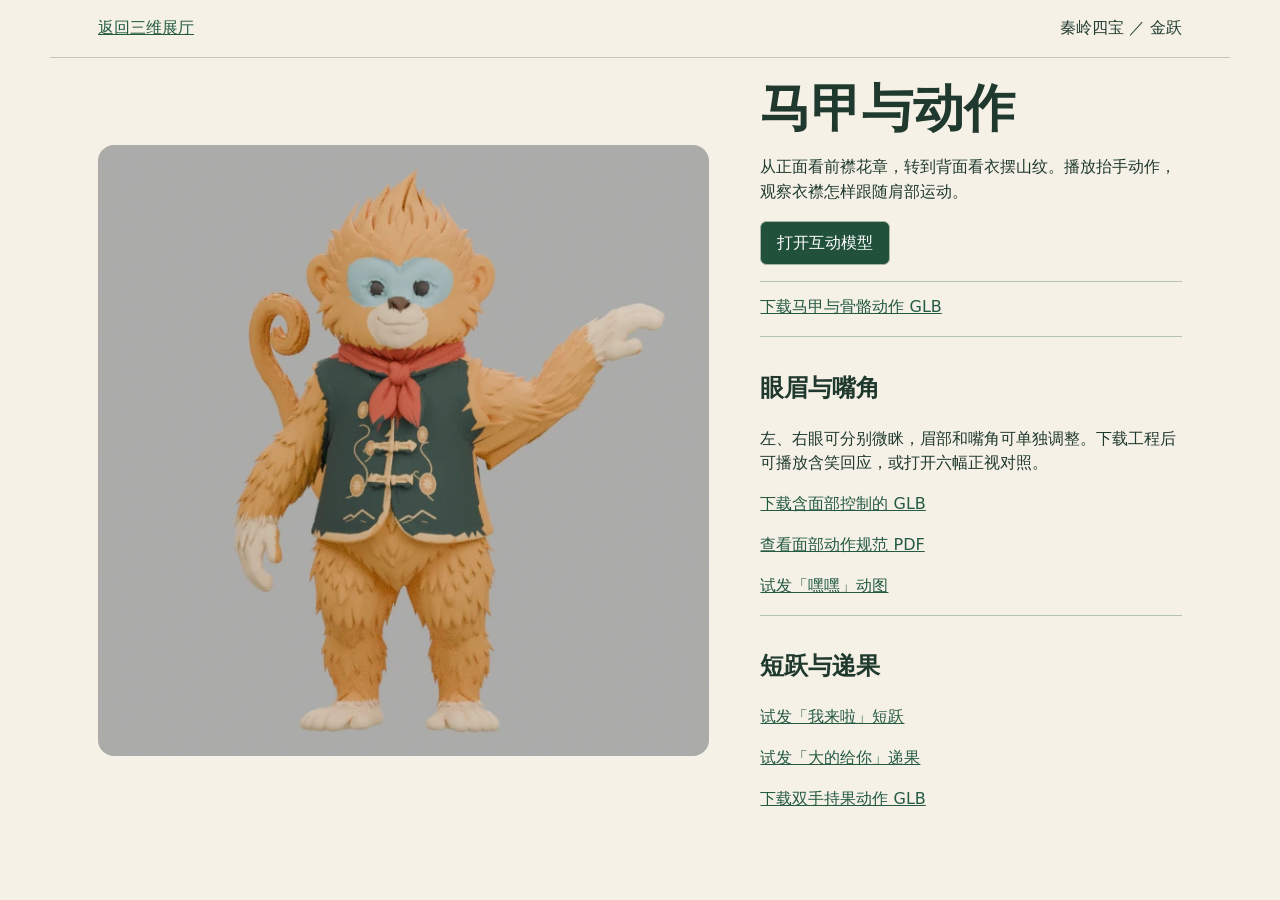
<file: atelier/index.html>
<!doctype html><html lang="zh-CN"><head><meta charset="utf-8"><meta name="viewport" content="width=device-width,initial-scale=1"><meta name="theme-color" content="#183e32"><title>金跃 · 马甲与动作</title><link rel="stylesheet" href="viewer.css"></head><body><header><a href="../#gallery/model">返回三维展厅</a><span>秦岭四宝 ／ 金跃</span></header><main><section class="stage" aria-label="金跃三维视图"><img id="cover" src="cover.webp" alt="身着山纹马甲的金跃"><video id="fallbackClip" muted playsinline loop preload="none" hidden></video><canvas id="scene" aria-label="金跃彩色模型，使用左右方向键或拖动旋转视角" tabindex="0" hidden></canvas></section><section class="controls"><h1>马甲与动作</h1><p>从正面看前襟花章，转到背面看衣摆山纹。播放抬手动作，观察衣襟怎样跟随肩部运动。</p><button id="load" class="primary">打开互动模型</button><p id="message" role="status"></p><fieldset id="tools" hidden><legend>观察视角</legend><div class="line"><button data-view="front">正面</button><button data-view="back">背面</button><button data-view="detail">前襟近景</button></div><label>放大倍率<input type="range" id="zoom" min="0.8" max="2.4" step=".05" value="1"></label><label>骨骼动作<select id="clip"><option value="">中立姿态</option><option value="Nod">点头回应</option><option value="Greeting">抬手招呼</option><option value="TailSway">卷尾摆动</option></select></label><button id="play" disabled>播放动作</button><p class="hint" id="hint">拖动可旋转；键盘方向键可调整角度。</p></fieldset><div class="files"><a href="jinyue.glb" download="金跃_马甲纹样三动作.glb">下载马甲与骨骼动作 GLB</a></div><div class="files"><h2>眼眉与嘴角</h2><p>左、右眼可分别微眯，眉部和嘴角可单独调整。下载工程后可播放含笑回应，或打开六幅正视对照。</p><p><a href="jinyue-expression.glb" download="金跃_眼眉嘴角与四动作.glb">下载含面部控制的 GLB</a></p><p><a href="expression-sheet.pdf">查看面部动作规范 PDF</a></p><a href="../trial/index.html?item=F04">试发「嘿嘿」动图</a></div><div class="files"><h2>短跃与递果</h2><p><a href="../trial/index.html?item=F05">试发「我来啦」短跃</a></p><p><a href="../trial/index.html?item=F06">试发「大的给你」递果</a></p><p><a download href="offer-peach.glb">下载双手持果动作 GLB</a></p></div></section></main><script type="module" src="viewer.js"></script></body></html>
</file>
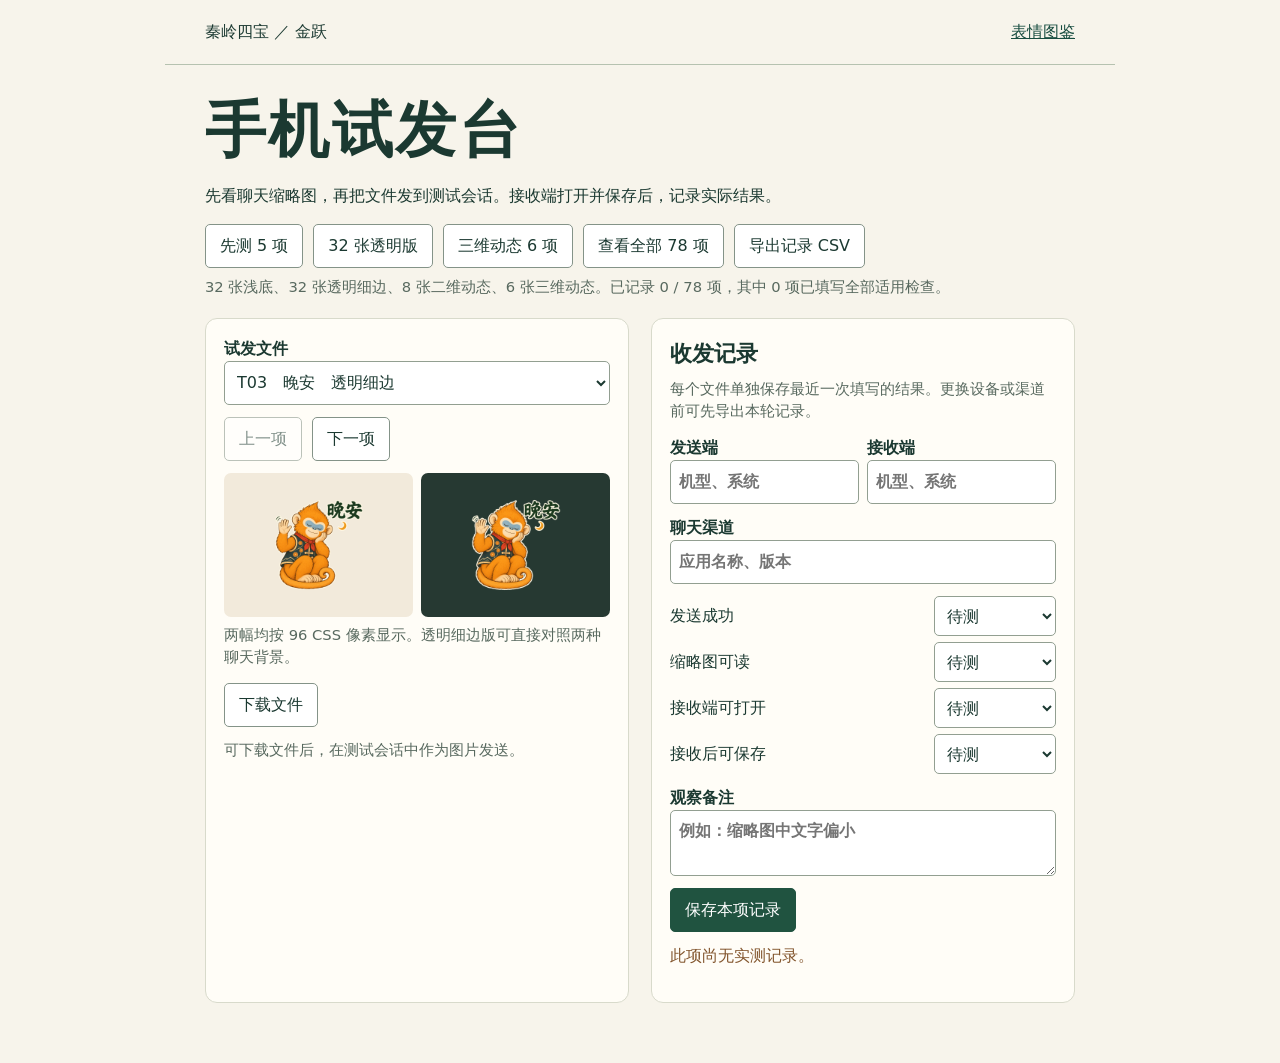
<file: trial/index.html>
<!doctype html><html lang="zh-CN"><head><meta charset="utf-8"><meta name="viewport" content="width=device-width,initial-scale=1"><title>金跃 · 手机试发台</title><style>
*{box-sizing:border-box}body{margin:0;color:#1b3931;background:#f7f4eb;font:16px/1.5 "Noto Sans CJK SC",system-ui,sans-serif}header,main{max-width:950px;margin:auto;padding:20px clamp(16px,4vw,40px)}header{display:flex;align-items:center;justify-content:space-between;border-bottom:1px solid #b6c2b0}header a,a{color:#184d40}main{padding-bottom:60px}h1,h2{font-family:serif;margin:0}h1{font-size:clamp(2rem,5vw,3.8rem);letter-spacing:.04em}h2{font-size:1.4rem}p{margin:.5em 0 1em}label{display:block;font-weight:650}select,input,textarea{display:block;width:100%;color:inherit;min-height:44px;padding:8px;background:#fff;border:1px solid #929f91;border-radius:5px;font:inherit}button,.btn{cursor:pointer;font:inherit;color:inherit;padding:8px 14px;min-height:44px;border:1px solid #849388;background:#fff;border-radius:5px;text-decoration:none;display:inline-flex;align-items:center;justify-content:center}.primary{background:#205340;color:white;border-color:#205340}button:disabled{cursor:default;opacity:.55}.controls,.actions{display:flex;gap:10px;flex-wrap:wrap;align-items:center}.actions{margin:12px 0}.cols{display:grid;grid-template-columns:1fr 1fr;gap:22px;margin-top:20px}.panel{background:#fffdf7;padding:18px;border:1px solid #d8dacb;border-radius:12px}.pair{display:grid;grid-template-columns:1fr 1fr;gap:8px}.thumb{min-height:144px;display:grid;place-items:center;background:#f2eadb;border-radius:7px}.dark{background:#263932}.thumb img{width:96px;height:96px;object-fit:contain}.small{color:#58695f;font-size:.92rem}.row{margin:12px 0}.states{display:grid;grid-template-columns:auto 7.6rem;align-items:center;gap:6px}.states select{min-height:40px}.states label{font-weight:500}.top{margin:14px 0}.status{min-height:1.5em;color:#82552d}.progress{font-variant-numeric:tabular-nums}fieldset{border:0;padding:0;margin:0}.record-meta{margin:0 0 12px}textarea{resize:vertical}@media(max-width:680px){.cols{grid-template-columns:1fr}.panel{padding:14px}.pair{gap:6px}.controls button{flex:1}}
</style></head><body><header><span>秦岭四宝 ／ 金跃</span><a href="../#stickers">表情图鉴</a></header><main><h1>手机试发台</h1><p>先看聊天缩略图，再把文件发到测试会话。接收端打开并保存后，记录实际结果。</p>
<div class="controls"><button id="priority">先测 5 项</button><button id="trans">32 张透明版</button><button id="facial">三维动态 6 项</button><button id="all">查看全部 78 项</button><button id="export">导出记录 CSV</button></div>
<p id="progress" class="progress small"></p>
<div class="cols"><section class="panel"><label for="item">试发文件</label><select id="item"></select><div class="actions"><button id="prev">上一项</button><button id="next">下一项</button></div><div class="pair" aria-label="浅色和深色聊天背景"><div class="thumb"><img id="light" alt=""></div><div class="thumb dark"><img id="dark" alt=""></div></div><p class="small">两幅均按 96 CSS 像素显示。透明细边版可直接对照两种聊天背景。</p><div class="actions"><button class="primary" id="share" hidden>调用系统分享</button><a id="download" class="btn" download>下载文件</a></div><p id="shareStatus" class="small" role="status"></p></section>
<section class="panel"><h2>收发记录</h2><p class="small">每个文件单独保存最近一次填写的结果。更换设备或渠道前可先导出本轮记录。</p>
<div class="pair record-meta"><label>发送端<input id="sender" placeholder="机型、系统"></label><label>接收端<input id="receiver" placeholder="机型、系统"></label></div><label>聊天渠道<input id="channel" placeholder="应用名称、版本"></label><div class="states row" id="checks"></div><label>观察备注<textarea id="notes" rows="2" placeholder="例如：缩略图中文字偏小"></textarea></label><div class="actions"><button id="save" class="primary">保存本项记录</button></div><p id="status" class="status" role="status"></p></section></div></main>
<script>const items=[{"id": "S01", "label": "S01　你好　静态", "gif": false, "filename": "01_你好.png", "src": "files/S01.png"}, {"id": "S02", "label": "S02　早安　静态", "gif": false, "filename": "02_早安.png", "src": "files/S02.png"}, {"id": "S03", "label": "S03　晚安　静态", "gif": false, "filename": "03_晚安.png", "src": "files/S03.png"}, {"id": "S04", "label": "S04　收到　静态", "gif": false, "filename": "04_收到.png", "src": "files/S04.png"}, {"id": "S05", "label": "S05　好的　静态", "gif": false, "filename": "05_好的.png", "src": "files/S05.png"}, {"id": "S06", "label": "S06　谢谢　静态", "gif": false, "filename": "06_谢谢.png", "src": "files/S06.png"}, {"id": "S07", "label": "S07　加油　静态", "gif": false, "filename": "07_加油.png", "src": "files/S07.png"}, {"id": "S08", "label": "S08　抱抱　静态", "gif": false, "filename": "08_抱抱.png", "src": "files/S08.png"}, {"id": "S09", "label": "S09　开心　静态", "gif": false, "filename": "09_开心.png", "src": "files/S09.png"}, {"id": "S10", "label": "S10　惊讶　静态", "gif": false, "filename": "10_惊讶.png", "src": "files/S10.png"}, {"id": "S11", "label": "S11　委屈　静态", "gif": false, "filename": "11_委屈.png", "src": "files/S11.png"}, {"id": "S12", "label": "S12　抱歉　静态", "gif": false, "filename": "12_抱歉.png", "src": "files/S12.png"}, {"id": "S13", "label": "S13　等我一下　静态", "gif": false, "filename": "13_等我一下.png", "src": "files/S13.png"}, {"id": "S14", "label": "S14　辛苦了　静态", "gif": false, "filename": "14_辛苦了.png", "src": "files/S14.png"}, {"id": "S15", "label": "S15　一起呀　静态", "gif": false, "filename": "15_一起呀.png", "src": "files/S15.png"}, {"id": "S16", "label": "S16　分你一半　静态", "gif": false, "filename": "16_分你一半.png", "src": "files/S16.png"}, {"id": "S17", "label": "S17　我来啦　静态", "gif": false, "filename": "17_我来啦.png", "src": "files/S17.png"}, {"id": "S18", "label": "S18　算我一个　静态", "gif": false, "filename": "18_算我一个.png", "src": "files/S18.png"}, {"id": "S19", "label": "S19　大的给你　静态", "gif": false, "filename": "19_大的给你.png", "src": "files/S19.png"}, {"id": "S20", "label": "S20　让我看看　静态", "gif": false, "filename": "20_让我看看.png", "src": "files/S20.png"}, {"id": "S21", "label": "S21　差点忘了　静态", "gif": false, "filename": "21_差点忘了.png", "src": "files/S21.png"}, {"id": "S22", "label": "S22　累趴了　静态", "gif": false, "filename": "22_累趴了.png", "src": "files/S22.png"}, {"id": "S23", "label": "S23　上班啦　静态", "gif": false, "filename": "23_上班啦.png", "src": "files/S23.png"}, {"id": "S24", "label": "S24　下班啦　静态", "gif": false, "filename": "24_下班啦.png", "src": "files/S24.png"}, {"id": "S25", "label": "S25　吃饭啦　静态", "gif": false, "filename": "25_吃饭啦.png", "src": "files/S25.png"}, {"id": "S26", "label": "S26　摸鱼中　静态", "gif": false, "filename": "26_摸鱼中.png", "src": "files/S26.png"}, {"id": "S27", "label": "S27　我裂开了　静态", "gif": false, "filename": "27_我裂开了.png", "src": "files/S27.png"}, {"id": "S28", "label": "S28　想你啦　静态", "gif": false, "filename": "28_想你啦.png", "src": "files/S28.png"}, {"id": "S29", "label": "S29　稍等一下　静态", "gif": false, "filename": "29_稍等一下.png", "src": "files/S29.png"}, {"id": "S30", "label": "S30　哇塞　静态", "gif": false, "filename": "30_哇塞.png", "src": "files/S30.png"}, {"id": "S31", "label": "S31　不慌　静态", "gif": false, "filename": "31_不慌.png", "src": "files/S31.png"}, {"id": "S32", "label": "S32　冲呀　静态", "gif": false, "filename": "32_冲呀.png", "src": "files/S32.png"}, {"id": "G17", "label": "G17　我来啦　动态", "gif": true, "filename": "17_我来啦.gif", "src": "files/G17.gif"}, {"id": "G18", "label": "G18　算我一个　动态", "gif": true, "filename": "18_算我一个.gif", "src": "files/G18.gif"}, {"id": "G19", "label": "G19　大的给你　动态", "gif": true, "filename": "19_大的给你.gif", "src": "files/G19.gif"}, {"id": "G20", "label": "G20　让我看看　动态", "gif": true, "filename": "20_让我看看.gif", "src": "files/G20.gif"}, {"id": "G21", "label": "G21　差点忘了　动态", "gif": true, "filename": "21_差点忘了.gif", "src": "files/G21.gif"}, {"id": "G22", "label": "G22　累趴了　动态", "gif": true, "filename": "22_累趴了.gif", "src": "files/G22.gif"}, {"id": "G26", "label": "G26　摸鱼中　动态", "gif": true, "filename": "26_摸鱼中.gif", "src": "files/G26.gif"}, {"id": "G32", "label": "G32　冲呀　动态", "gif": true, "filename": "32_冲呀.gif", "src": "files/G32.gif"}, {"id": "T01", "label": "T01　你好　透明细边", "gif": false, "filename": "金跃_透明细边_01_你好.png", "src": "files/T01.png"}, {"id": "T02", "label": "T02　早安　透明细边", "gif": false, "filename": "金跃_透明细边_02_早安.png", "src": "files/T02.png"}, {"id": "T03", "label": "T03　晚安　透明细边", "gif": false, "filename": "金跃_透明细边_03_晚安.png", "src": "files/T03.png"}, {"id": "T04", "label": "T04　收到　透明细边", "gif": false, "filename": "金跃_透明细边_04_收到.png", "src": "files/T04.png"}, {"id": "T05", "label": "T05　好的　透明细边", "gif": false, "filename": "金跃_透明细边_05_好的.png", "src": "files/T05.png"}, {"id": "T06", "label": "T06　谢谢　透明细边", "gif": false, "filename": "金跃_透明细边_06_谢谢.png", "src": "files/T06.png"}, {"id": "T07", "label": "T07　加油　透明细边", "gif": false, "filename": "金跃_透明细边_07_加油.png", "src": "files/T07.png"}, {"id": "T08", "label": "T08　抱抱　透明细边", "gif": false, "filename": "金跃_透明细边_08_抱抱.png", "src": "files/T08.png"}, {"id": "T09", "label": "T09　开心　透明细边", "gif": false, "filename": "金跃_透明细边_09_开心.png", "src": "files/T09.png"}, {"id": "T10", "label": "T10　惊讶　透明细边", "gif": false, "filename": "金跃_透明细边_10_惊讶.png", "src": "files/T10.png"}, {"id": "T11", "label": "T11　委屈　透明细边", "gif": false, "filename": "金跃_透明细边_11_委屈.png", "src": "files/T11.png"}, {"id": "T12", "label": "T12　抱歉　透明细边", "gif": false, "filename": "金跃_透明细边_12_抱歉.png", "src": "files/T12.png"}, {"id": "T13", "label": "T13　等我一下　透明细边", "gif": false, "filename": "金跃_透明细边_13_等我一下.png", "src": "files/T13.png"}, {"id": "T14", "label": "T14　辛苦了　透明细边", "gif": false, "filename": "金跃_透明细边_14_辛苦了.png", "src": "files/T14.png"}, {"id": "T15", "label": "T15　一起呀　透明细边", "gif": false, "filename": "金跃_透明细边_15_一起呀.png", "src": "files/T15.png"}, {"id": "T16", "label": "T16　分你一半　透明细边", "gif": false, "filename": "金跃_透明细边_16_分你一半.png", "src": "files/T16.png"}, {"id": "T17", "label": "T17　我来啦　透明细边", "gif": false, "filename": "金跃_透明细边_17_我来啦.png", "src": "files/T17.png"}, {"id": "T18", "label": "T18　算我一个　透明细边", "gif": false, "filename": "金跃_透明细边_18_算我一个.png", "src": "files/T18.png"}, {"id": "T19", "label": "T19　大的给你　透明细边", "gif": false, "filename": "金跃_透明细边_19_大的给你.png", "src": "files/T19.png"}, {"id": "T20", "label": "T20　让我看看　透明细边", "gif": false, "filename": "金跃_透明细边_20_让我看看.png", "src": "files/T20.png"}, {"id": "T21", "label": "T21　差点忘了　透明细边", "gif": false, "filename": "金跃_透明细边_21_差点忘了.png", "src": "files/T21.png"}, {"id": "T22", "label": "T22　累趴了　透明细边", "gif": false, "filename": "金跃_透明细边_22_累趴了.png", "src": "files/T22.png"}, {"id": "T23", "label": "T23　上班啦　透明细边", "gif": false, "filename": "金跃_透明细边_23_上班啦.png", "src": "files/T23.png"}, {"id": "T24", "label": "T24　下班啦　透明细边", "gif": false, "filename": "金跃_透明细边_24_下班啦.png", "src": "files/T24.png"}, {"id": "T25", "label": "T25　吃饭啦　透明细边", "gif": false, "filename": "金跃_透明细边_25_吃饭啦.png", "src": "files/T25.png"}, {"id": "T26", "label": "T26　摸鱼中　透明细边", "gif": false, "filename": "金跃_透明细边_26_摸鱼中.png", "src": "files/T26.png"}, {"id": "T27", "label": "T27　我裂开了　透明细边", "gif": false, "filename": "金跃_透明细边_27_我裂开了.png", "src": "files/T27.png"}, {"id": "T28", "label": "T28　想你啦　透明细边", "gif": false, "filename": "金跃_透明细边_28_想你啦.png", "src": "files/T28.png"}, {"id": "T29", "label": "T29　稍等一下　透明细边", "gif": false, "filename": "金跃_透明细边_29_稍等一下.png", "src": "files/T29.png"}, {"id": "T30", "label": "T30　哇塞　透明细边", "gif": false, "filename": "金跃_透明细边_30_哇塞.png", "src": "files/T30.png"}, {"id": "T31", "label": "T31　不慌　透明细边", "gif": false, "filename": "金跃_透明细边_31_不慌.png", "src": "files/T31.png"}, {"id": "T32", "label": "T32　冲呀　透明细边", "gif": false, "filename": "金跃_透明细边_32_冲呀.png", "src": "files/T32.png"}, {"id": "F01", "label": "F01　收到　三维动态", "gif": true, "filename": "F01_收到.gif", "src": "files/F01.gif"}, {"id": "F02", "label": "F02　你好呀　三维动态", "gif": true, "filename": "F02_你好呀.gif", "src": "files/F02.gif"}, {"id": "F03", "label": "F03　心情不错　三维动态", "gif": true, "filename": "F03_心情不错.gif", "src": "files/F03.gif"}, {"id": "F04", "label": "F04　嘿嘿　三维动态", "gif": true, "filename": "F04_嘿嘿.gif", "src": "files/F04.gif"}, {"id": "F05", "label": "F05　我来啦　三维动态", "gif": true, "filename": "F05_我来啦.gif", "src": "files/F05.gif"}, {"id": "F06", "label": "F06　大的给你　三维动态", "gif": true, "filename": "F06_大的给你.gif", "src": "files/F06.gif"}];</script><script src="trial.js"></script></body></html>
</file>
<file: atelier/viewer.css>
*{box-sizing:border-box}body{margin:0;background:#f5f1e6;color:#20392e;font:16px/1.55 "Noto Sans CJK SC",system-ui,sans-serif}header,main{max-width:1180px;margin:auto;padding:1rem clamp(1rem,4vw,3rem)}header{display:flex;justify-content:space-between;border-bottom:1px solid #c3c8b7}a{color:#245a42}main{display:grid;grid-template-columns:minmax(0,1.45fr) minmax(240px,1fr);gap:clamp(1rem,4vw,4rem);align-items:center}.stage{position:relative;aspect-ratio:1;overflow:hidden;background:#e5e7db;border-radius:1rem}.stage img,.stage canvas{display:block;width:100%;height:100%;object-fit:cover}.stage canvas{touch-action:none}.stage [hidden],[hidden]{display:none!important}h1{font:650 clamp(2rem,4vw,4rem)/1.15 "Noto Serif CJK SC",serif;margin:.4rem 0}button,select{font:inherit;line-height:1.3;padding:.68rem 1rem;border:1px solid #a9b4a3;border-radius:.4rem;background:#fcfbf5;color:inherit;min-height:44px;cursor:pointer}button:disabled{opacity:.55}.primary{background:#21513b;color:#fff}.line{display:flex;flex-wrap:wrap;gap:.45rem}fieldset{border:0;padding:0;margin:.75rem 0}legend,label{font-weight:600;margin:.6rem 0 .35rem}label{display:block}input,select{display:block;width:100%;margin:.35rem 0 .6rem}input{accent-color:#21513b;min-height:32px}.hint,#message{font-size:.93rem}.files{border-top:1px solid #b8c3ae;padding-top:.8rem;margin-top:1rem}@media(max-width:700px){main{display:flex;flex-direction:column;align-items:stretch}.stage{width:min(100%,490px);align-self:center}.controls{padding-bottom:1rem}h1{font-size:2.25rem}header{font-size:.93rem}}

.stage video{width:100%;height:100%;object-fit:cover;display:block}.stage img{touch-action:none;user-select:none;-webkit-user-drag:none}
</file>
